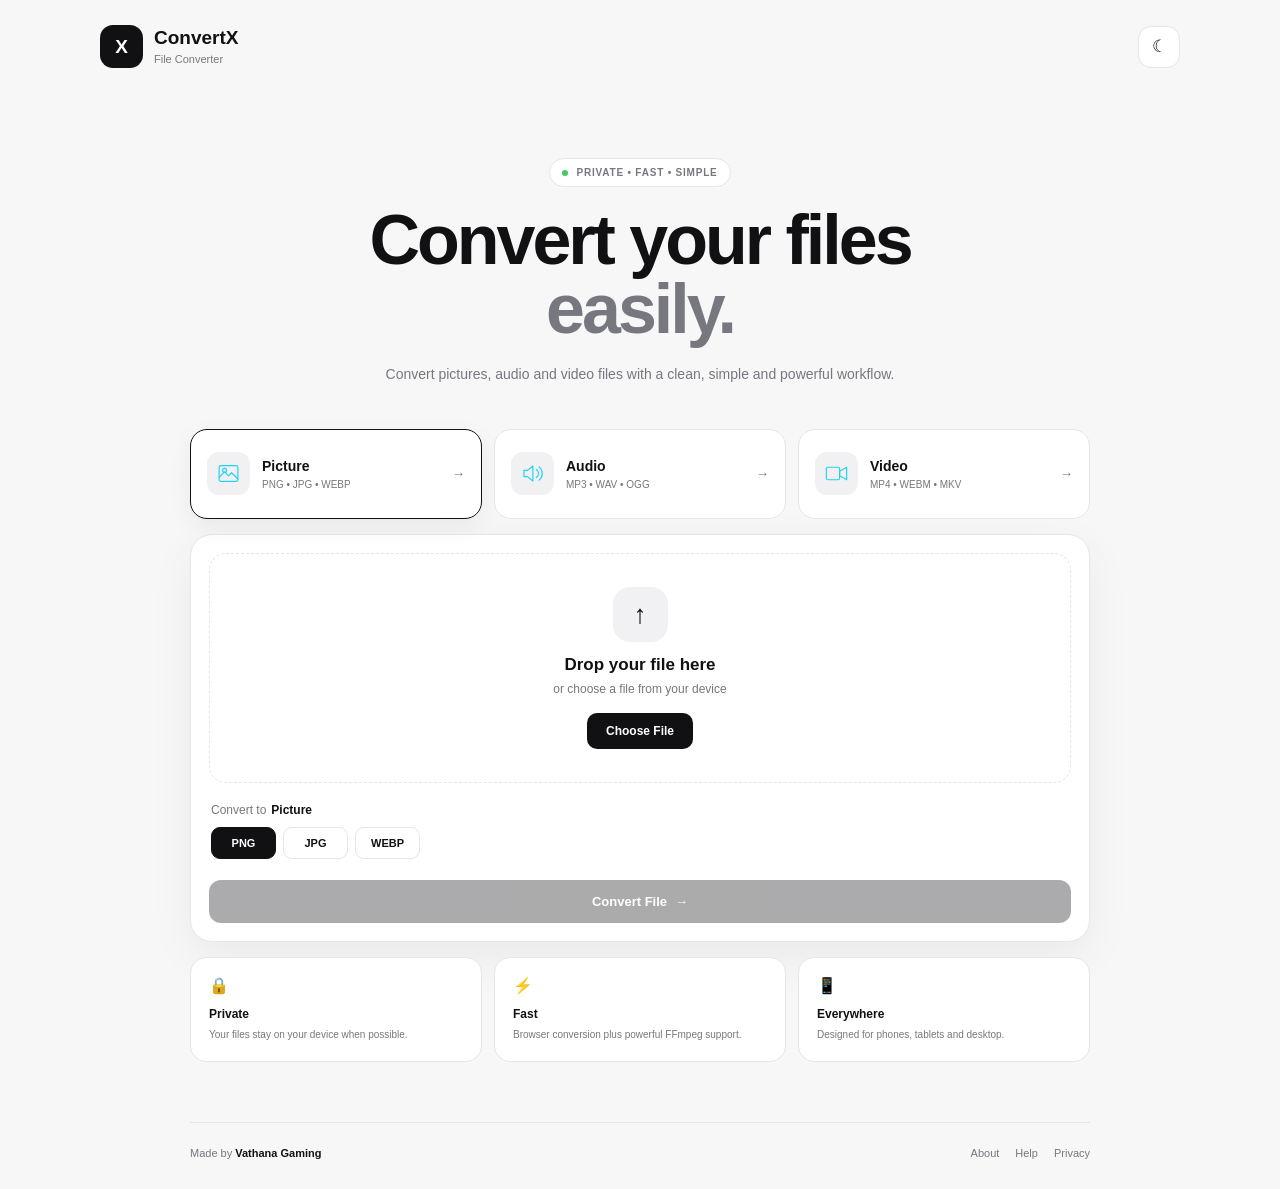
<file: index.html>
<!DOCTYPE html>
<html lang="en">
<head>
  <meta charset="UTF-8">
  <meta name="viewport" content="width=device-width, initial-scale=1.0">

  <meta name="theme-color" content="#0b0b0d">
  <meta name="description" content="ConvertX - Fast and simple file converter">

  <title>ConvertX - File Converter</title>

  <link rel="icon" href="assets/favicon.png">
  <link rel="stylesheet" href="style.css">
</head>

<body>

  <header class="topbar">
    <a class="brand" href="index.html">
      <div class="brand-icon">X</div>

      <div class="brand-text">
        <strong>ConvertX</strong>
        <span>File Converter</span>
      </div>
    </a>

    <button id="themeBtn" class="theme-btn" type="button">
      ☀
    </button>
  </header>


  <main>

    <section class="hero">

      <div class="hero-badge">
        <span></span>
        PRIVATE • FAST • SIMPLE
      </div>

      <h1>
        Convert your files<br>
        <em>easily.</em>
      </h1>

      <p>
        Convert pictures, audio and video files with a clean,
        simple and powerful workflow.
      </p>

    </section>


    <!-- TYPE -->

    <section class="type-grid">

      <button
        class="type-card active"
        data-type="image"
        type="button"
      >
        <div class="type-icon">
          <img src="assets/picture.svg" alt="Picture">
        </div>

        <div class="type-info">
          <strong>Picture</strong>
          <span>PNG • JPG • WEBP</span>
        </div>

        <div class="arrow">→</div>
      </button>


      <button
        class="type-card"
        data-type="audio"
        type="button"
      >
        <div class="type-icon">
          <img src="assets/sound.svg" alt="Audio">
        </div>

        <div class="type-info">
          <strong>Audio</strong>
          <span>MP3 • WAV • OGG</span>
        </div>

        <div class="arrow">→</div>
      </button>


      <button
        class="type-card"
        data-type="video"
        type="button"
      >
        <div class="type-icon">
          <img src="assets/video.svg" alt="Video">
        </div>

        <div class="type-info">
          <strong>Video</strong>
          <span>MP4 • WEBM • MKV</span>
        </div>

        <div class="arrow">→</div>
      </button>

    </section>


    <!-- CONVERTER -->

    <section class="converter">

      <div
        id="dropZone"
        class="drop-zone"
      >

        <div class="upload-circle">
          ↑
        </div>

        <h2 id="fileTitle">
          Drop your file here
        </h2>

        <p id="fileHint">
          or choose a file from your device
        </p>

        <input
          id="fileInput"
          type="file"
          hidden
        >

        <button
          id="chooseBtn"
          class="choose-btn"
          type="button"
        >
          Choose File
        </button>

        <div
          id="fileInfo"
          class="file-info hidden"
        >

          <div class="file-details">

            <div class="file-mini-icon">
              ✓
            </div>

            <div>
              <strong id="fileName">
                file
              </strong>

              <span id="fileSize">
                0 B
              </span>
            </div>

          </div>

          <button
            id="removeBtn"
            class="remove-btn"
            type="button"
          >
            Remove
          </button>

        </div>

      </div>


      <!-- FORMAT -->

      <div class="format-area">

        <div class="format-heading">
          <span>Convert to</span>
          <strong id="formatLabel">Picture</strong>
        </div>


        <div
          id="imageFormats"
          class="formats"
        >

          <button
            class="format active"
            data-format="png"
            type="button"
          >
            PNG
          </button>

          <button
            class="format"
            data-format="jpg"
            type="button"
          >
            JPG
          </button>

          <button
            class="format"
            data-format="webp"
            type="button"
          >
            WEBP
          </button>

        </div>


        <div
          id="audioFormats"
          class="formats hidden"
        >

          <button class="format active" data-format="mp3" type="button">
            MP3
          </button>

          <button class="format" data-format="wav" type="button">
            WAV
          </button>

          <button class="format" data-format="ogg" type="button">
            OGG
          </button>

          <button class="format" data-format="m4a" type="button">
            M4A
          </button>

          <button class="format" data-format="aac" type="button">
            AAC
          </button>

          <button class="format" data-format="flac" type="button">
            FLAC
          </button>

        </div>


        <div
          id="videoFormats"
          class="formats hidden"
        >

          <button class="format active" data-format="mp4" type="button">
            MP4
          </button>

          <button class="format" data-format="webm" type="button">
            WEBM
          </button>

          <button class="format" data-format="mkv" type="button">
            MKV
          </button>

          <button class="format" data-format="mov" type="button">
            MOV
          </button>

        </div>

      </div>


      <button
        id="convertBtn"
        class="convert-btn"
        type="button"
        disabled
      >
        <span>Convert File</span>
        <b>→</b>
      </button>


      <!-- PROGRESS -->

      <div
        id="progressArea"
        class="progress hidden"
      >

        <div class="progress-top">
          <span id="progressText">
            Preparing...
          </span>

          <strong id="progressPercent">
            0%
          </strong>
        </div>

        <div class="progress-track">
          <div
            id="progressBar"
            class="progress-bar"
          ></div>
        </div>

      </div>


      <!-- RESULT -->

      <div
        id="resultBox"
        class="result hidden"
      >

        <div class="success-icon">
          ✓
        </div>

        <div class="result-info">
          <strong id="resultName">
            ConvertXfile.mp4
          </strong>

          <span id="resultDetails">
            Ready to download
          </span>
        </div>

        <a
          id="downloadBtn"
          class="download-btn"
          href="#"
          download
        >
          Download
        </a>

      </div>


      <!-- ERROR -->

      <div
        id="errorBox"
        class="error hidden"
      ></div>

    </section>


    <!-- FEATURES -->

    <section class="features">

      <div class="feature">
        <div>🔒</div>
        <strong>Private</strong>
        <p>Your files stay on your device when possible.</p>
      </div>

      <div class="feature">
        <div>⚡</div>
        <strong>Fast</strong>
        <p>Browser conversion plus powerful FFmpeg support.</p>
      </div>

      <div class="feature">
        <div>📱</div>
        <strong>Everywhere</strong>
        <p>Designed for phones, tablets and desktop.</p>
      </div>

    </section>

  </main>


  <footer>

    <div>
      Made by <strong>Vathana Gaming</strong>
    </div>

    <nav>
      <a href="pages/about.html">About</a>
      <a href="pages/help.html">Help</a>
      <a href="pages/privacy.html">Privacy</a>
    </nav>

  </footer>


  <script src="script.js"></script>

</body>
</html>
</file>
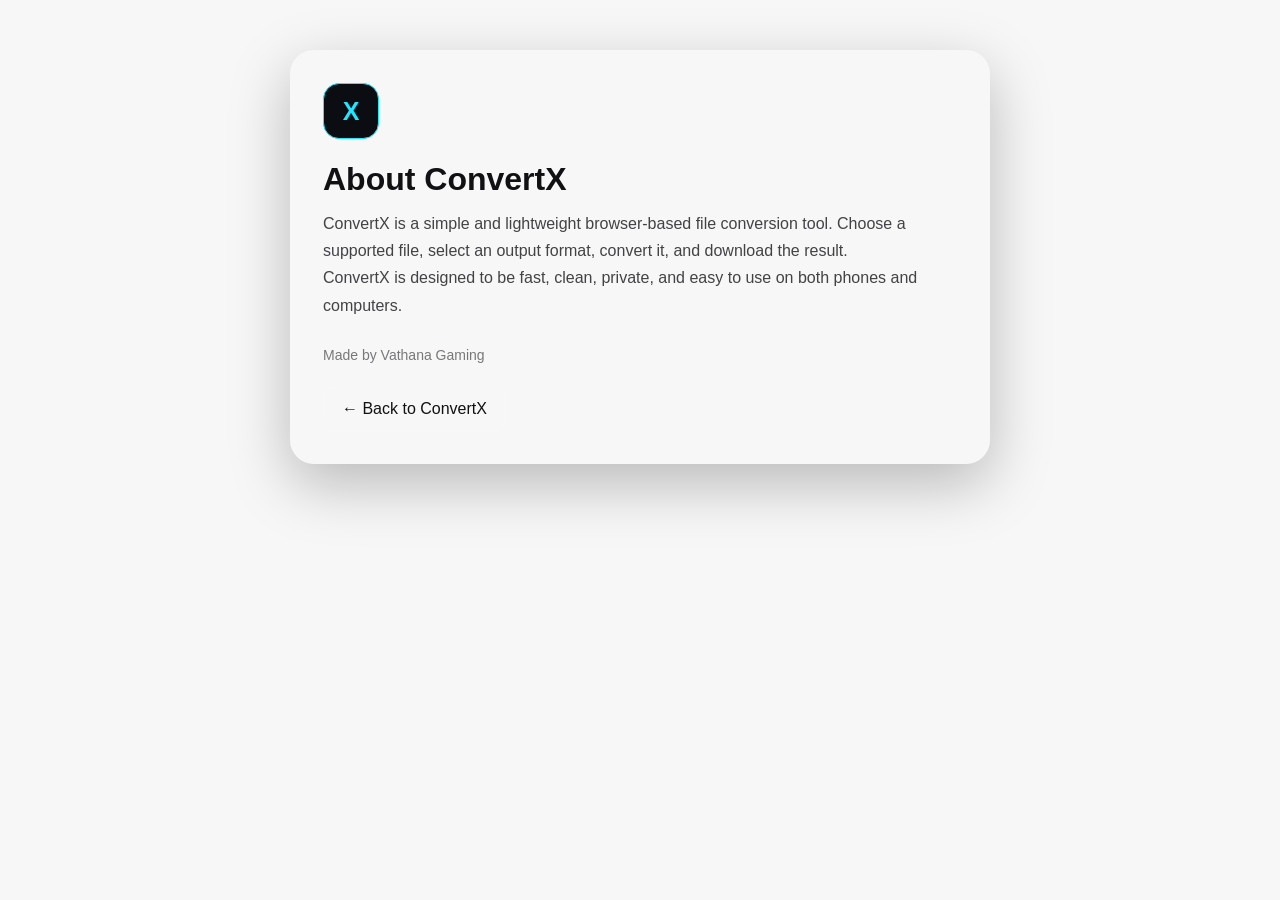
<file: pages/about.html>
<!DOCTYPE html>
<html lang="en">
<head>
  <meta charset="UTF-8">
  <meta name="viewport" content="width=device-width, initial-scale=1.0">
  <meta name="theme-color" content="#0b0d12">

  <title>About • ConvertX</title>

  <link rel="icon" type="image/png" href="../assets/favicon.png">
  <link rel="stylesheet" href="../style.css">

  <style>
    .cx-page {
      width: min(700px, calc(100% - 32px));
      margin: 0 auto;
      padding: 50px 0;
    }

    .cx-card {
      padding: 32px;
      border: 1px solid rgba(255,255,255,.08);
      border-radius: 24px;
      background: rgba(255,255,255,.035);
      box-shadow: 0 20px 60px rgba(0,0,0,.25);
    }

    .cx-icon {
      width: 56px;
      height: 56px;
      display: grid;
      place-items: center;
      margin-bottom: 22px;
      border-radius: 16px;
      background: #0b0d12;
      border: 1px solid #20e6ff;
      color: #20e6ff;
      font-size: 25px;
      font-weight: 800;
    }

    .cx-card h1 {
      margin: 0 0 12px;
      font-size: 32px;
    }

    .cx-card p {
      line-height: 1.7;
      opacity: .78;
    }

    .cx-credit {
      margin-top: 28px;
      font-size: 14px;
      opacity: .55;
    }

    .cx-back {
      display: inline-flex;
      align-items: center;
      gap: 8px;
      margin-top: 24px;
      padding: 12px 18px;
      border-radius: 13px;
      border: 1px solid rgba(255,255,255,.12);
      color: inherit;
      text-decoration: none;
      transition: .2s ease;
    }

    .cx-back:hover {
      transform: translateY(-2px);
      opacity: .8;
    }
  </style>
</head>

<body>

  <main class="cx-page">
    <section class="cx-card">

      <div class="cx-icon">X</div>

      <h1>About ConvertX</h1>

      <p>
        ConvertX is a simple and lightweight browser-based file
        conversion tool. Choose a supported file, select an output
        format, convert it, and download the result.
      </p>

      <p>
        ConvertX is designed to be fast, clean, private, and easy
        to use on both phones and computers.
      </p>

      <div class="cx-credit">
        Made by Vathana Gaming
      </div>

      <a class="cx-back" href="../index.html">
        ← Back to ConvertX
      </a>

    </section>
  </main>

</body>
</html>
</file>
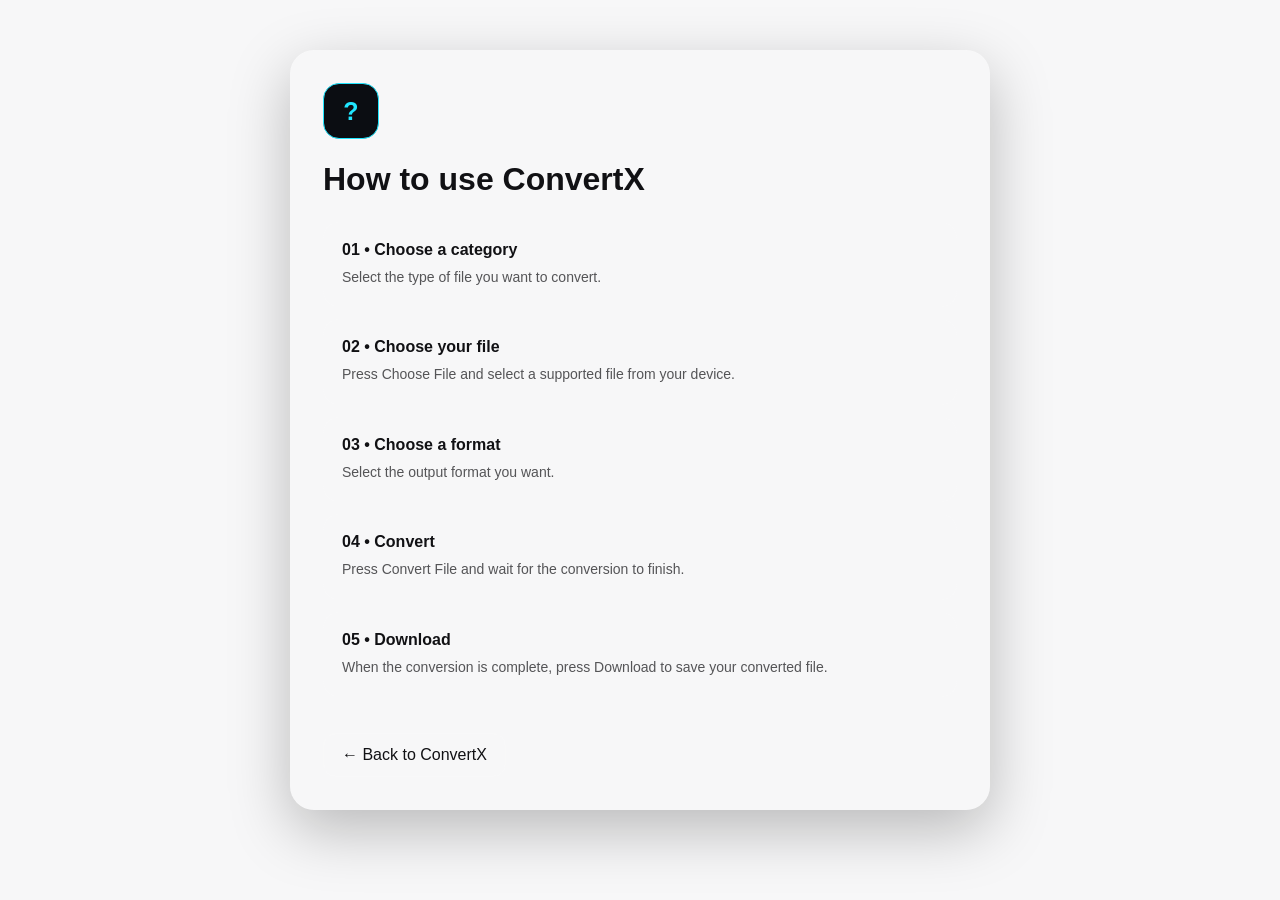
<file: pages/help.html>
<!DOCTYPE html>
<html lang="en">
<head>
  <meta charset="UTF-8">
  <meta name="viewport" content="width=device-width, initial-scale=1.0">
  <meta name="theme-color" content="#0b0d12">

  <title>Help • ConvertX</title>

  <link rel="icon" type="image/png" href="../assets/favicon.png">
  <link rel="stylesheet" href="../style.css">

  <style>
    .cx-page {
      width: min(700px, calc(100% - 32px));
      margin: 0 auto;
      padding: 50px 0;
    }

    .cx-card {
      padding: 32px;
      border: 1px solid rgba(255,255,255,.08);
      border-radius: 24px;
      background: rgba(255,255,255,.035);
      box-shadow: 0 20px 60px rgba(0,0,0,.25);
    }

    .cx-icon {
      width: 56px;
      height: 56px;
      display: grid;
      place-items: center;
      margin-bottom: 22px;
      border-radius: 16px;
      background: #0b0d12;
      border: 1px solid #20e6ff;
      color: #20e6ff;
      font-size: 25px;
      font-weight: 800;
    }

    .cx-card h1 {
      margin: 0 0 24px;
      font-size: 32px;
    }

    .cx-step {
      padding: 18px;
      margin: 12px 0;
      border: 1px solid rgba(255,255,255,.07);
      border-radius: 16px;
      background: rgba(255,255,255,.025);
    }

    .cx-step strong {
      display: block;
      margin-bottom: 7px;
    }

    .cx-step span {
      display: block;
      line-height: 1.6;
      font-size: 14px;
      opacity: .7;
    }

    .cx-back {
      display: inline-flex;
      margin-top: 24px;
      padding: 12px 18px;
      border-radius: 13px;
      border: 1px solid rgba(255,255,255,.12);
      color: inherit;
      text-decoration: none;
      transition: .2s ease;
    }

    .cx-back:hover {
      transform: translateY(-2px);
      opacity: .8;
    }
  </style>
</head>

<body>

  <main class="cx-page">
    <section class="cx-card">

      <div class="cx-icon">?</div>

      <h1>How to use ConvertX</h1>

      <div class="cx-step">
        <strong>01 • Choose a category</strong>
        <span>
          Select the type of file you want to convert.
        </span>
      </div>

      <div class="cx-step">
        <strong>02 • Choose your file</strong>
        <span>
          Press Choose File and select a supported file
          from your device.
        </span>
      </div>

      <div class="cx-step">
        <strong>03 • Choose a format</strong>
        <span>
          Select the output format you want.
        </span>
      </div>

      <div class="cx-step">
        <strong>04 • Convert</strong>
        <span>
          Press Convert File and wait for the conversion
          to finish.
        </span>
      </div>

      <div class="cx-step">
        <strong>05 • Download</strong>
        <span>
          When the conversion is complete, press Download
          to save your converted file.
        </span>
      </div>

      <a class="cx-back" href="../index.html">
        ← Back to ConvertX
      </a>

    </section>
  </main>

</body>
</html>
</file>
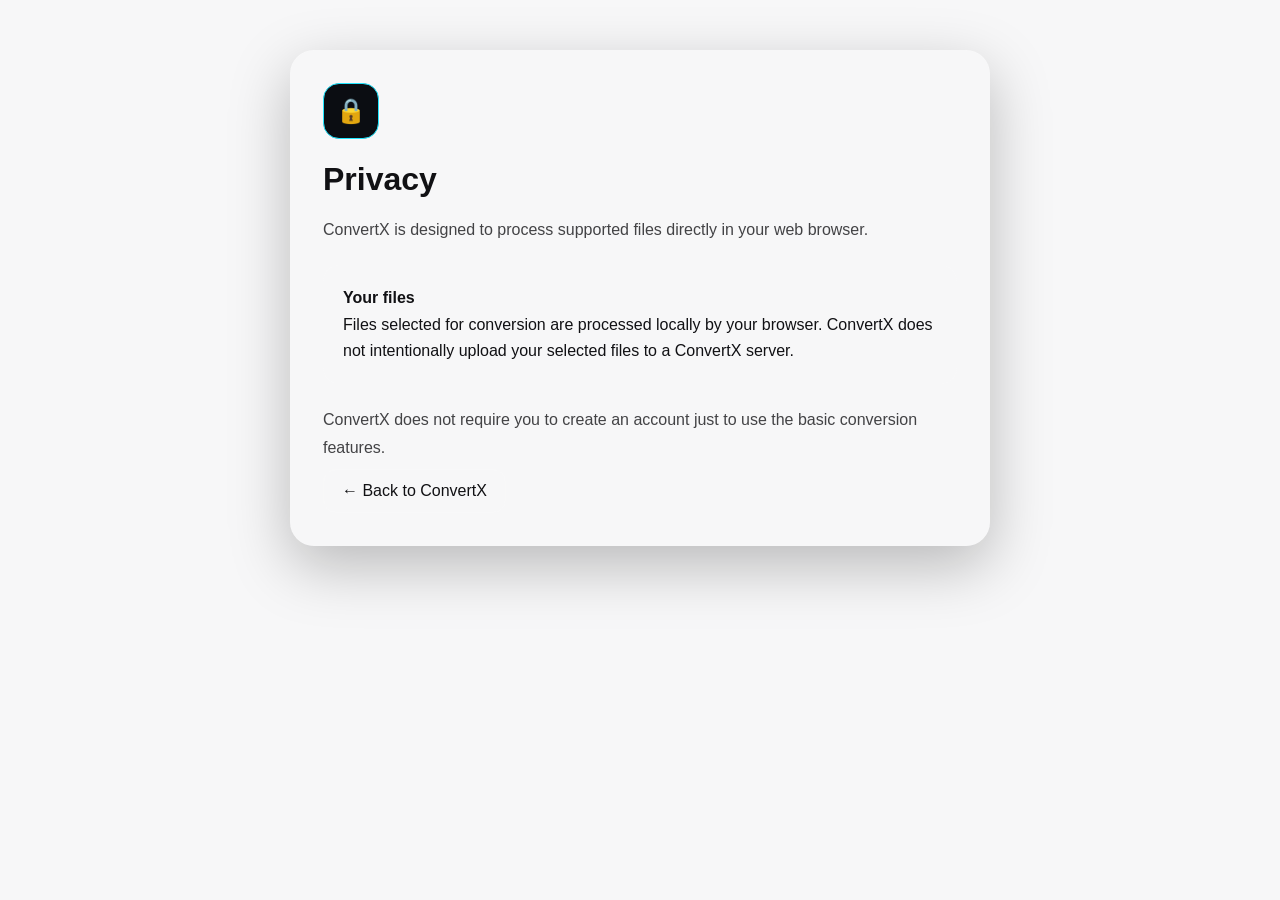
<file: pages/privacy.html>
<!DOCTYPE html>
<html lang="en">
<head>
  <meta charset="UTF-8">
  <meta name="viewport" content="width=device-width, initial-scale=1.0">
  <meta name="theme-color" content="#0b0d12">

  <title>Privacy • ConvertX</title>

  <link rel="icon" type="image/png" href="../assets/favicon.png">
  <link rel="stylesheet" href="../style.css">

  <style>
    .cx-page {
      width: min(700px, calc(100% - 32px));
      margin: 0 auto;
      padding: 50px 0;
    }

    .cx-card {
      padding: 32px;
      border: 1px solid rgba(255,255,255,.08);
      border-radius: 24px;
      background: rgba(255,255,255,.035);
      box-shadow: 0 20px 60px rgba(0,0,0,.25);
    }

    .cx-icon {
      width: 56px;
      height: 56px;
      display: grid;
      place-items: center;
      margin-bottom: 22px;
      border-radius: 16px;
      background: #0b0d12;
      border: 1px solid #20e6ff;
      color: #20e6ff;
      font-size: 24px;
    }

    .cx-card h1 {
      margin: 0 0 18px;
      font-size: 32px;
    }

    .cx-card p {
      line-height: 1.7;
      opacity: .78;
    }

    .cx-note {
      margin: 22px 0;
      padding: 19px;
      border-radius: 16px;
      border: 1px solid rgba(255,255,255,.07);
      background: rgba(255,255,255,.025);
      line-height: 1.65;
    }

    .cx-back {
      display: inline-flex;
      margin-top: 8px;
      padding: 12px 18px;
      border-radius: 13px;
      border: 1px solid rgba(255,255,255,.12);
      color: inherit;
      text-decoration: none;
      transition: .2s ease;
    }

    .cx-back:hover {
      transform: translateY(-2px);
      opacity: .8;
    }
  </style>
</head>

<body>

  <main class="cx-page">
    <section class="cx-card">

      <div class="cx-icon">🔒</div>

      <h1>Privacy</h1>

      <p>
        ConvertX is designed to process supported files directly
        in your web browser.
      </p>

      <div class="cx-note">
        <strong>Your files</strong><br>
        Files selected for conversion are processed locally by
        your browser. ConvertX does not intentionally upload
        your selected files to a ConvertX server.
      </div>

      <p>
        ConvertX does not require you to create an account just
        to use the basic conversion features.
      </p>

      <a class="cx-back" href="../index.html">
        ← Back to ConvertX
      </a>

    </section>
  </main>

</body>
</html>
</file>
<file: style.css>
* {
  box-sizing: border-box;
  margin: 0;
  padding: 0;
}

:root {
  --bg: #f7f7f8;
  --card: #ffffff;
  --text: #111114;
  --muted: #77777f;
  --line: #e6e6e9;
  --soft: #f1f1f3;
  --black: #111114;
  --white: #ffffff;
  --danger: #e5484d;
  --success: #28a745;
}

body.dark {
  --bg: #0b0b0d;
  --card: #121214;
  --text: #f6f6f7;
  --muted: #929297;
  --line: #29292e;
  --soft: #1b1b1f;
  --black: #f6f6f7;
  --white: #111114;
}

body {
  min-height: 100vh;
  background: var(--bg);
  color: var(--text);
  font-family: Inter, Arial, Helvetica, sans-serif;
  transition: .25s;
}

button,
a {
  -webkit-tap-highlight-color: transparent;
}

button {
  font-family: inherit;
}


/* TOP */

.topbar {
  width: min(100% - 36px, 1080px);
  margin: auto;
  padding: 25px 0;
  display: flex;
  justify-content: space-between;
  align-items: center;
}

.brand {
  display: flex;
  align-items: center;
  gap: 11px;
  color: var(--text);
  text-decoration: none;
}

.brand-icon {
  width: 43px;
  height: 43px;
  border-radius: 13px;
  background: var(--black);
  color: var(--white);
  display: grid;
  place-items: center;
  font-size: 19px;
  font-weight: 900;
}

.brand-text strong {
  display: block;
  font-size: 19px;
}

.brand-text span {
  color: var(--muted);
  font-size: 11px;
}

.theme-btn {
  width: 42px;
  height: 42px;
  border: 1px solid var(--line);
  border-radius: 13px;
  background: var(--card);
  color: var(--text);
  cursor: pointer;
  font-size: 17px;
}


/* MAIN */

main {
  width: min(100% - 36px, 900px);
  margin: auto;
}


/* HERO */

.hero {
  text-align: center;
  padding: 65px 0 42px;
}

.hero-badge {
  display: inline-flex;
  align-items: center;
  gap: 8px;
  padding: 8px 12px;
  border: 1px solid var(--line);
  background: var(--card);
  border-radius: 100px;
  color: var(--muted);
  font-size: 10px;
  font-weight: 800;
  letter-spacing: .8px;
}

.hero-badge span {
  width: 6px;
  height: 6px;
  border-radius: 50%;
  background: #42c96a;
}

.hero h1 {
  margin-top: 19px;
  font-size: clamp(42px, 7vw, 70px);
  line-height: .98;
  letter-spacing: -3px;
}

.hero h1 em {
  color: var(--muted);
  font-style: normal;
}

.hero p {
  max-width: 560px;
  margin: 20px auto 0;
  color: var(--muted);
  font-size: 14px;
  line-height: 1.7;
}


/* TYPE */

.type-grid {
  display: grid;
  grid-template-columns: repeat(3, 1fr);
  gap: 12px;
  margin-bottom: 15px;
}

.type-card {
  position: relative;
  min-height: 90px;
  border: 1px solid var(--line);
  border-radius: 17px;
  background: var(--card);
  color: var(--text);
  padding: 16px;
  display: flex;
  align-items: center;
  gap: 12px;
  text-align: left;
  cursor: pointer;
  transition: .2s;
}

.type-card:hover {
  transform: translateY(-2px);
}

.type-card.active {
  border-color: var(--text);
  box-shadow: 0 8px 25px rgba(0,0,0,.06);
}

.type-icon {
  width: 43px;
  height: 43px;
  flex-shrink: 0;
  border-radius: 12px;
  background: var(--soft);
  display: grid;
  place-items: center;
}

.type-icon img {
  width: 25px;
  height: 25px;
}

.type-info {
  min-width: 0;
}

.type-info strong {
  display: block;
  font-size: 14px;
}

.type-info span {
  display: block;
  color: var(--muted);
  font-size: 10px;
  margin-top: 5px;
}

.arrow {
  margin-left: auto;
  color: var(--muted);
}


/* CONVERTER */

.converter {
  background: var(--card);
  border: 1px solid var(--line);
  border-radius: 22px;
  padding: 18px;
  box-shadow: 0 15px 45px rgba(0,0,0,.06);
}


/* DROP */

.drop-zone {
  min-height: 230px;
  border: 1.5px dashed var(--line);
  border-radius: 17px;
  display: flex;
  flex-direction: column;
  align-items: center;
  justify-content: center;
  padding: 25px;
  text-align: center;
  transition: .2s;
}

.drop-zone.dragging {
  border-color: var(--text);
  background: var(--soft);
}

.upload-circle {
  width: 55px;
  height: 55px;
  border-radius: 17px;
  background: var(--soft);
  display: grid;
  place-items: center;
  font-size: 26px;
  margin-bottom: 13px;
}

.drop-zone h2 {
  font-size: 17px;
}

.drop-zone > p {
  color: var(--muted);
  font-size: 12px;
  margin: 7px 0 17px;
}

.choose-btn {
  padding: 11px 19px;
  border: 0;
  border-radius: 10px;
  background: var(--black);
  color: var(--white);
  font-weight: 800;
  font-size: 12px;
  cursor: pointer;
}


/* FILE */

.file-info {
  width: min(100%, 580px);
  margin-top: 15px;
  padding: 11px;
  border-radius: 12px;
  background: var(--soft);
  display: flex;
  align-items: center;
  justify-content: space-between;
  gap: 10px;
}

.file-details {
  min-width: 0;
  display: flex;
  align-items: center;
  gap: 10px;
  text-align: left;
}

.file-mini-icon {
  width: 35px;
  height: 35px;
  flex-shrink: 0;
  border-radius: 10px;
  background: var(--card);
  display: grid;
  place-items: center;
  font-weight: 900;
}

.file-details strong {
  display: block;
  max-width: 400px;
  overflow: hidden;
  text-overflow: ellipsis;
  white-space: nowrap;
  font-size: 12px;
}

.file-details span {
  display: block;
  color: var(--muted);
  font-size: 10px;
  margin-top: 3px;
}

.remove-btn {
  border: 0;
  background: transparent;
  color: var(--danger);
  font-weight: 700;
  font-size: 11px;
  cursor: pointer;
}


/* FORMATS */

.format-area {
  padding: 20px 2px 3px;
}

.format-heading {
  display: flex;
  gap: 5px;
  margin-bottom: 10px;
  font-size: 12px;
}

.format-heading span {
  color: var(--muted);
}

.formats {
  display: flex;
  flex-wrap: wrap;
  gap: 7px;
}

.format {
  min-width: 65px;
  padding: 9px 12px;
  border: 1px solid var(--line);
  border-radius: 9px;
  background: var(--card);
  color: var(--text);
  font-size: 11px;
  font-weight: 800;
  cursor: pointer;
  transition: .15s;
}

.format:hover {
  border-color: var(--text);
}

.format.active {
  background: var(--black);
  color: var(--white);
  border-color: var(--black);
}


/* CONVERT */

.convert-btn {
  width: 100%;
  margin-top: 18px;
  padding: 14px;
  border: 0;
  border-radius: 12px;
  background: var(--black);
  color: var(--white);
  font-weight: 800;
  font-size: 13px;
  cursor: pointer;
  display: flex;
  justify-content: center;
  align-items: center;
  gap: 8px;
  transition: .2s;
}

.convert-btn:hover:not(:disabled) {
  transform: translateY(-1px);
}

.convert-btn:disabled {
  opacity: .35;
  cursor: not-allowed;
}


/* PROGRESS */

.progress {
  margin-top: 17px;
  padding: 14px;
  border-radius: 12px;
  background: var(--soft);
}

.progress-top {
  display: flex;
  justify-content: space-between;
  font-size: 11px;
  margin-bottom: 8px;
}

.progress-top span {
  color: var(--muted);
}

.progress-track {
  height: 7px;
  overflow: hidden;
  background: var(--line);
  border-radius: 99px;
}

.progress-bar {
  width: 0;
  height: 100%;
  background: var(--black);
  border-radius: inherit;
  transition: width .2s;
}


/* RESULT */

.result {
  margin-top: 16px;
  padding: 13px;
  border: 1px solid var(--line);
  border-radius: 13px;
  display: flex;
  align-items: center;
  gap: 10px;
}

.success-icon {
  width: 38px;
  height: 38px;
  flex-shrink: 0;
  border-radius: 11px;
  background: var(--soft);
  color: var(--success);
  display: grid;
  place-items: center;
  font-weight: 900;
}

.result-info {
  min-width: 0;
  flex: 1;
}

.result-info strong {
  display: block;
  overflow: hidden;
  text-overflow: ellipsis;
  white-space: nowrap;
  font-size: 12px;
}

.result-info span {
  display: block;
  color: var(--muted);
  font-size: 10px;
  margin-top: 3px;
}

.download-btn {
  padding: 10px 13px;
  border-radius: 9px;
  background: var(--black);
  color: var(--white);
  text-decoration: none;
  font-size: 11px;
  font-weight: 800;
}


/* ERROR */

.error {
  margin-top: 14px;
  padding: 12px;
  border-radius: 11px;
  background: rgba(229,72,77,.08);
  color: var(--danger);
  font-size: 11px;
}


/* FEATURES */

.features {
  display: grid;
  grid-template-columns: repeat(3,1fr);
  gap: 12px;
  margin: 15px 0 60px;
}

.feature {
  padding: 18px;
  border: 1px solid var(--line);
  border-radius: 16px;
  background: var(--card);
}

.feature > div {
  margin-bottom: 9px;
}

.feature strong {
  font-size: 12px;
}

.feature p {
  color: var(--muted);
  font-size: 10px;
  line-height: 1.6;
  margin-top: 5px;
}


/* FOOTER */

footer {
  width: min(100% - 36px, 900px);
  margin: auto;
  padding: 24px 0 30px;
  border-top: 1px solid var(--line);
  display: flex;
  justify-content: space-between;
  align-items: center;
  color: var(--muted);
  font-size: 11px;
}

footer strong {
  color: var(--text);
}

footer nav {
  display: flex;
  gap: 16px;
}

footer a {
  color: var(--muted);
  text-decoration: none;
}

footer a:hover {
  color: var(--text);
}


/* UTIL */

.hidden {
  display: none !important;
}


/* MOBILE */

@media (max-width: 700px) {

  .topbar,
  main,
  footer {
    width: min(100% - 24px, 900px);
  }

  .hero {
    padding: 42px 0 28px;
  }

  .hero h1 {
    font-size: 43px;
    letter-spacing: -2px;
  }

  .type-grid {
    grid-template-columns: 1fr;
  }

  .type-card {
    min-height: 75px;
  }

  .converter {
    padding: 12px;
    border-radius: 18px;
  }

  .drop-zone {
    min-height: 205px;
  }

  .features {
    grid-template-columns: 1fr;
    margin-bottom: 40px;
  }

  footer {
    flex-direction: column;
    gap: 14px;
    text-align: center;
  }

  .file-details strong {
    max-width: 190px;
  }

  .result {
    flex-wrap: wrap;
  }

  .result-info {
    width: calc(100% - 55px);
  }

  .download-btn {
    width: 100%;
    text-align: center;
  }
}
</file>
